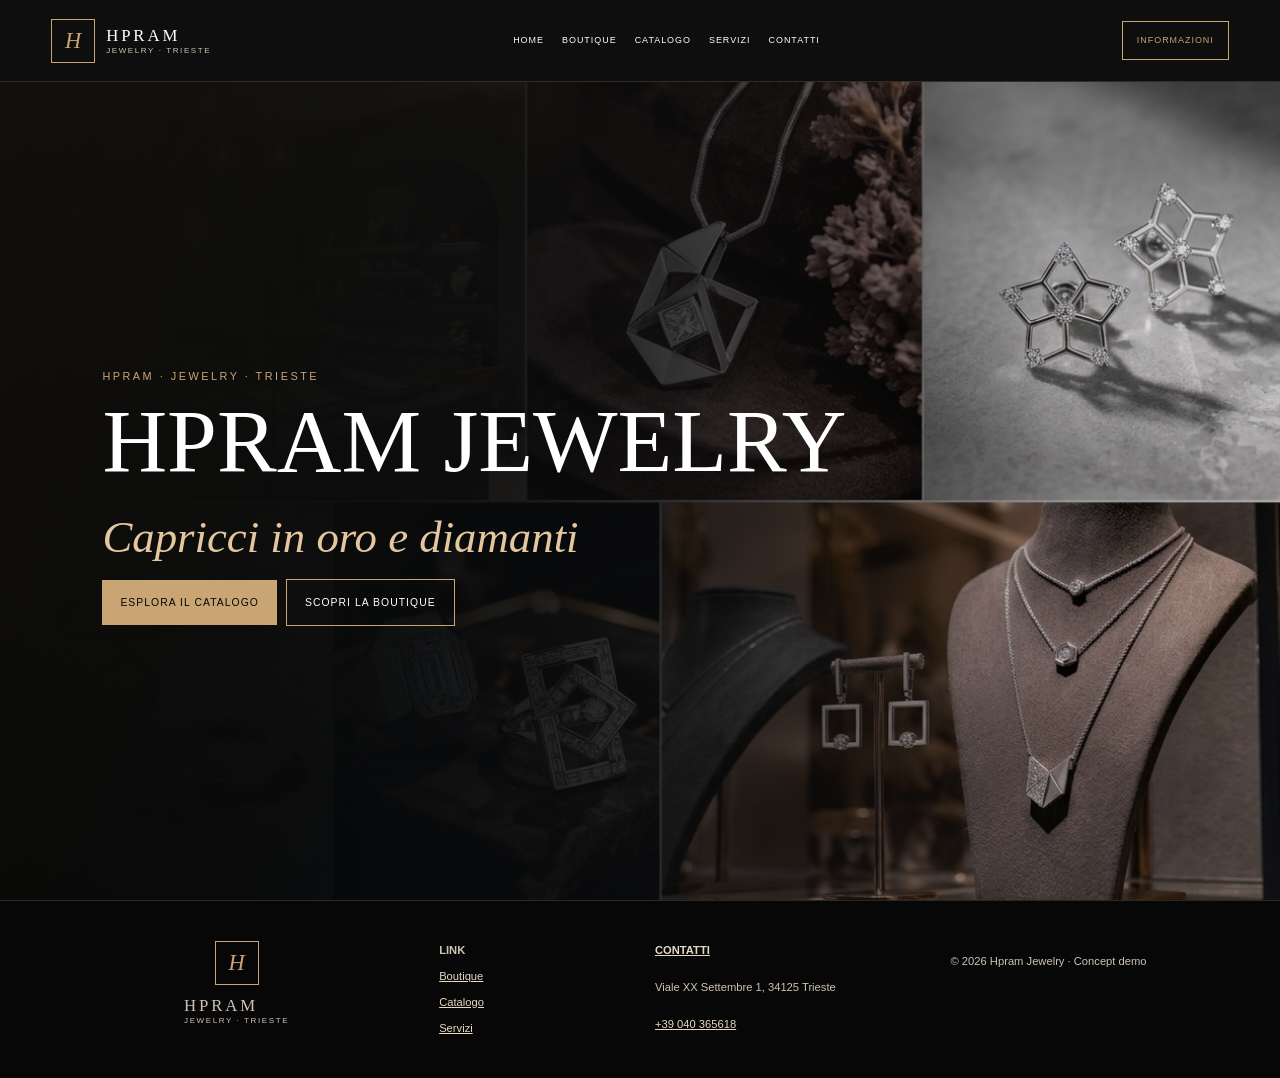
<file: index.html>
<!doctype html>
<html lang="it">

<head>
    <meta charset="utf-8">
    <meta name="viewport" content="width=device-width,initial-scale=1">
    <meta name="description" content="Hpram Jewelry a Trieste: gioielli, orologi e argenteria.">
    <link rel="stylesheet" href="css/style.css?v=1">
    <script src="config/data.js" defer></script>
    <script src="js/site.js" defer></script>
    <title>Hpram Jewelry | Trieste</title>
</head>

<body>
    <!-- <div class="demo">CONCEPT DIMOSTRATIVO · PRODOTTI E PREZZI NON REALI</div> -->
    <header><a class="logo" href="index.html"><i>H</i><span>HPRAM<small>JEWELRY · TRIESTE</small></span></a><button
            class="menu">MENU</button>
        <nav><a href="index.html">HOME</a><a href="boutique.html">BOUTIQUE</a><a href="catalogo.html">CATALOGO</a>
            <!-- <a href="gioielli.html">GIOIELLI</a><a href="orologi.html">OROLOGI</a> -->
                <a href="servizi.html">SERVIZI</a><a
                href="contatti.html">CONTATTI</a></nav><a class="headerCta" href="contatti.html">INFORMAZIONI</a>
    </header>
    <main>
        <section class="hero"><img src="assets/images/hero.jpg">
            <div class="shade"></div>
            <div class="heroCopy">
                <p>HPRAM · JEWELRY · TRIESTE</p>
                <h1>HPRAM JEWELRY<br><em>Capricci in oro e diamanti</em></h1><a class="btn teal"
                    href="catalogo.html">ESPLORA IL CATALOGO</a><a class="btn ghost" href="boutique.html">SCOPRI LA
                    BOUTIQUE</a>
            </div>
        </section>
        <!-- <section class="manifesto">
            <span>ORO</span><i></i><span>ARGENTO</span><i></i><span>GEMME</span><i></i><span>ARGENTERIA</span>
        </section>
        <section class="intro section">
            <div>
                <p class="eyebrow">HPRAM JEWELRY</p>
                <h2>Design urbano.<br>Luce mediterranea.</h2>
                <a class="textLink" href="boutique.html">ENTRA NEL CONCEPT</a>
            </div><img src="assets/images/gems.jpg">
        </section> -->
        <!-- <section class="portals"><a href="gioielli.html"><img src="assets/images/sculptural.jpg">
                <div><small>FORME E MATERIA</small>
                    <h2>Gioielli</h2>
                </div>
            </a>
            <a href="orologi.html"><img src="assets/images/watches.jpg">
                <div><small>TIME SELECTION</small>
                    <h2>Orologi</h2>
                </div>
            </a>
        </section> -->
        <!-- <section class="city"><img src="assets/images/trieste.jpg">
            <div>
                <p class="eyebrow">TRIESTE</p>
                <h2>Una boutique urbana.<br>Un’identità contemporanea.</h2>
            </div>
        </section> -->
    </main>
       <footer>
        <div class="logo"><i>H</i><span>HPRAM<small>JEWELRY · TRIESTE</small></span></div>
        <div><b>LINK</b><a href="boutique.html">Boutique</a><a href="catalogo.html">Catalogo</a><a
                href="servizi.html">Servizi</a></div>
        <div><b><a href="contatti.html">CONTATTI</a></b>
            <p data-key="address"></p><a class="phoneNumber"></a>
        </div>
        <p>© <span id="year"></span> Hpram Jewelry · Concept demo</p>
    </footer>
</body>

</html>
</file>
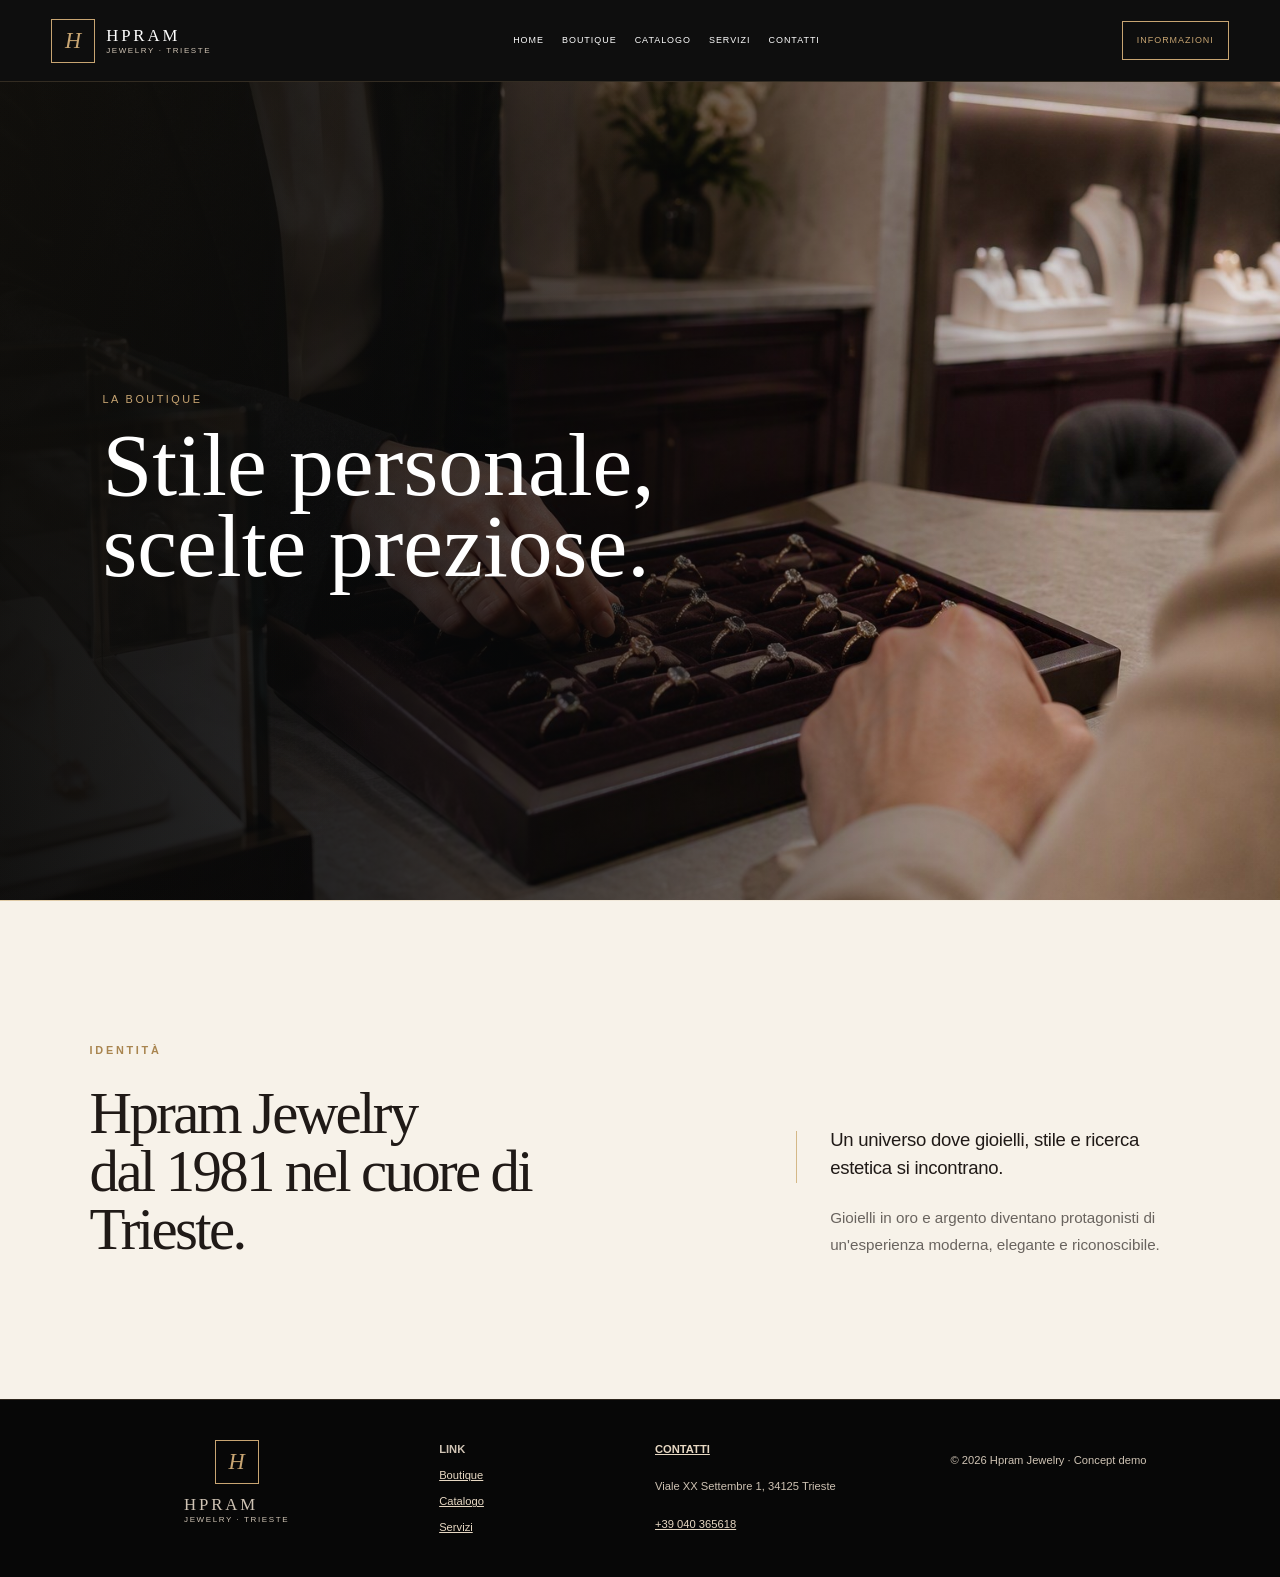
<file: boutique.html>
<!doctype html>
<html lang="it">

<head>
    <meta charset="utf-8">
    <meta name="viewport" content="width=device-width,initial-scale=1">
    <meta name="description" content="Hpram Jewelry a Trieste: gioielli, orologi e argenteria.">
    <link rel="stylesheet" href="css/style.css?v=1">
    <script src="config/data.js" defer></script>
    <script src="js/site.js" defer></script>
    <title>Boutique | Hpram Jewelry</title>
</head>

<body>
    <!-- <div class="demo">CONCEPT DIMOSTRATIVO · PRODOTTI E PREZZI NON REALI</div> -->
    <header><a class="logo" href="index.html"><i>H</i><span>HPRAM<small>JEWELRY · TRIESTE</small></span></a><button
            class="menu">MENU</button>
        <nav><a href="index.html">HOME</a><a href="boutique.html">BOUTIQUE</a><a href="catalogo.html">CATALOGO</a>
            <!-- <a href="gioielli.html">GIOIELLI</a><a href="orologi.html">OROLOGI</a> -->
                <a href="servizi.html">SERVIZI</a><a
                href="contatti.html">CONTATTI</a></nav><a class="headerCta" href="contatti.html">INFORMAZIONI</a>
    </header>
    <main>
        <section class="pageHero"><img src="assets/images/consultation.jpg">
            <div>
                <p>LA BOUTIQUE</p>
                <h1>Stile personale,<br>scelte preziose.</h1>
            </div>
        </section>
        <section class="editorial section">
            <div>
                <p class="eyebrow">IDENTITÀ</p>
                <h2>Hpram Jewelry<br>dal 1981 nel cuore di Trieste.</h2>
            </div>
            <div>
                <p>
                    Un universo dove gioielli, stile e ricerca estetica si incontrano.
                </p>
                <p>
                    Gioielli in oro e argento diventano protagonisti di un'esperienza moderna, elegante e
                    riconoscibile.
                </p>
            </div>
        </section>
        <!-- <section class="wide"><img src="assets/images/consultation.jpg"></section> -->
    </main>
       <footer>
        <div class="logo"><i>H</i><span>HPRAM<small>JEWELRY · TRIESTE</small></span></div>
        <div><b>LINK</b><a href="boutique.html">Boutique</a><a href="catalogo.html">Catalogo</a><a
                href="servizi.html">Servizi</a></div>
        <div><b><a href="contatti.html">CONTATTI</a></b>
            <p data-key="address"></p><a class="phoneNumber"></a>
        </div>
        <p>© <span id="year"></span> Hpram Jewelry · Concept demo</p>
    </footer>
</body>

</html>
</file>
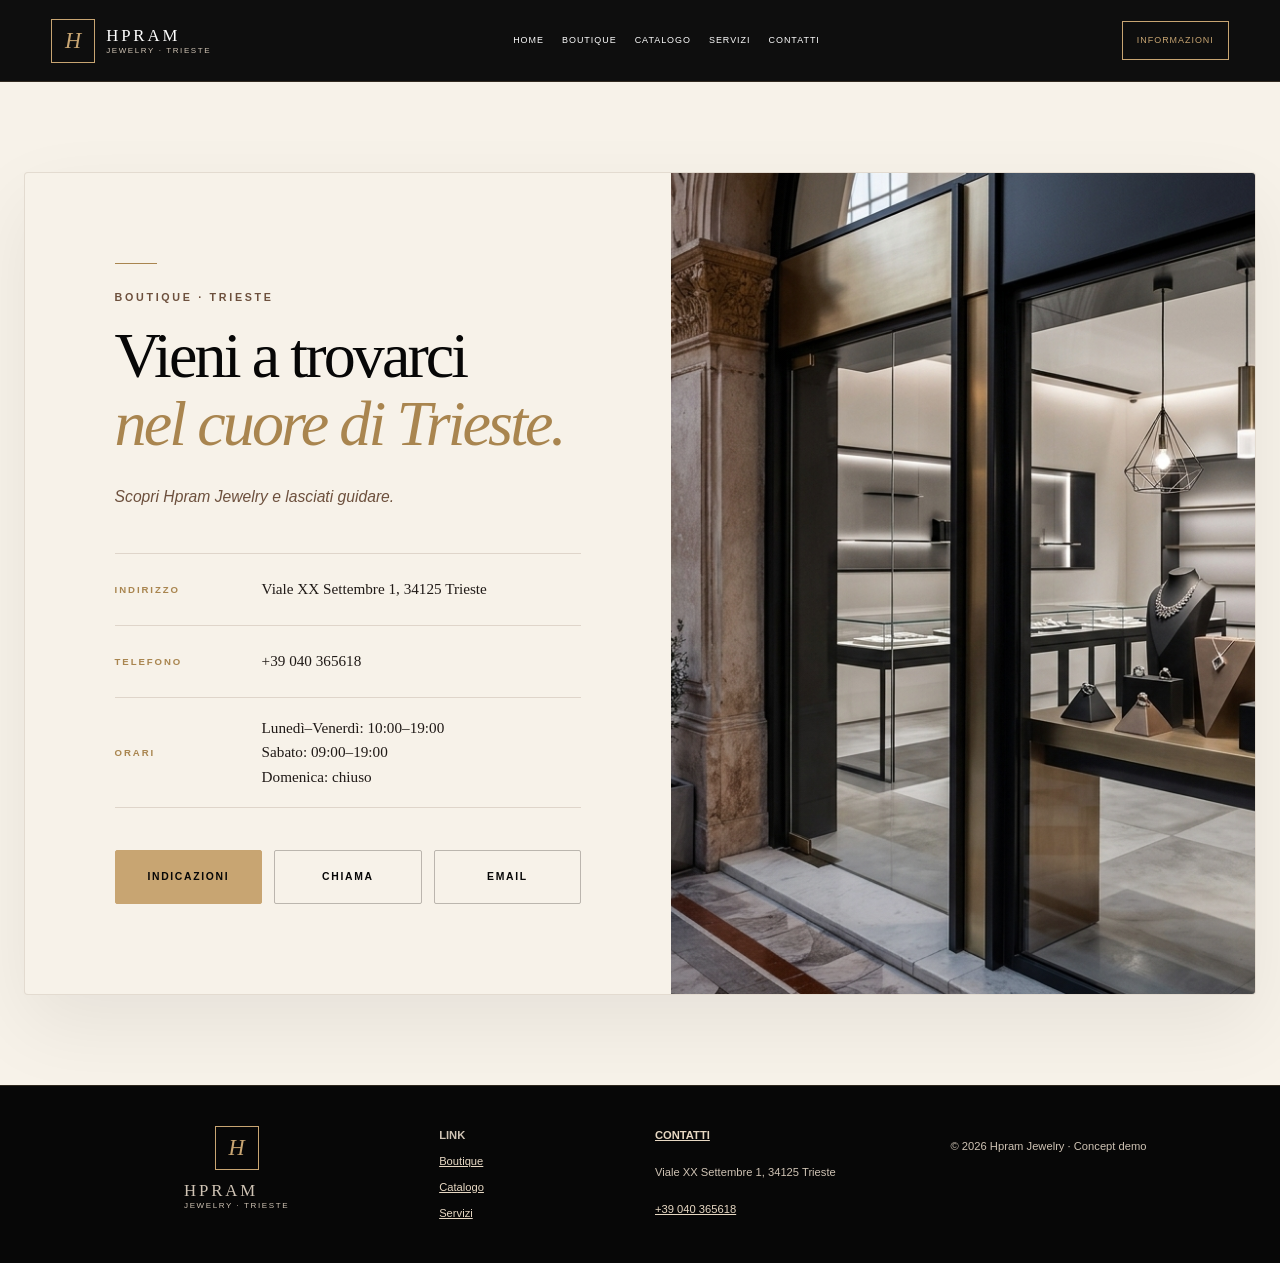
<file: contatti.html>
<!doctype html>
<html lang="it">

<head>
    <meta charset="utf-8">
    <meta name="viewport" content="width=device-width,initial-scale=1">
    <meta name="description" content="Hpram Jewelry a Trieste: gioielli, orologi e argenteria.">
    <link rel="stylesheet" href="css/style.css?v=1">
    <script src="config/data.js" defer></script>
    <script src="js/site.js" defer></script>
    <title>Contatti | Hpram Jewelry</title>
</head>

<body>
    <!-- <div class="demo">CONCEPT DIMOSTRATIVO · PRODOTTI E PREZZI NON REALI</div> -->
    <header><a class="logo" href="index.html"><i>H</i><span>HPRAM<small>JEWELRY · TRIESTE</small></span></a><button
            class="menu">MENU</button>
        <nav><a href="index.html">HOME</a><a href="boutique.html">BOUTIQUE</a><a href="catalogo.html">CATALOGO</a>
            <!-- <a href="gioielli.html">GIOIELLI</a><a href="orologi.html">OROLOGI</a> -->
            <a href="servizi.html">SERVIZI</a><a href="contatti.html">CONTATTI</a>
        </nav><a class="headerCta" href="contatti.html">INFORMAZIONI</a>
    </header>
    <main>
        <section class="contact">

            <div class="contactContent">

                <p class="eyebrow">BOUTIQUE · TRIESTE</p>

                <h1>
                    Vieni a trovarci<br>
                    <em>nel cuore di Trieste.</em>
                </h1>

                <p class="contactIntro">
                    <i>Scopri Hpram Jewelry e lasciati guidare.</i>
                </p>

                <dl class="contactDetails">

                    <div>
                        <dt>INDIRIZZO</dt>
                        <dd data-key="address"></dd>
                    </div>

                    <div>
                        <dt>TELEFONO</dt>
                        <dd class="phoneNumber">
                        </dd>
                    </div>

                    <div>
                        <dt>ORARI</dt>
                        <dd id="hours"></dd>
                    </div>

                </dl>

                <div class="contactActions">
                    <a class="btn teal" data-link="maps" target="_blank" rel="noopener noreferrer">
                        INDICAZIONI
                    </a>

                    <a class="btn dark phoneLink">
                        CHIAMA
                    </a>
                      <a class="btn dark emailLink">
                        EMAIL
                    </a>
                </div>

            </div>

            <div class="contactImage">
                <img src="assets/images/storefront.jpg" alt="Hpram Jewelry Trieste">
            </div>

        </section>
    </main>
    <footer>
        <div class="logo"><i>H</i><span>HPRAM<small>JEWELRY · TRIESTE</small></span></div>
        <div><b>LINK</b><a href="boutique.html">Boutique</a><a href="catalogo.html">Catalogo</a><a
                href="servizi.html">Servizi</a></div>
        <div><b><a href="contatti.html">CONTATTI</a></b>
            <p data-key="address"></p><a class="phoneNumber"></a>
        </div>
        <p>© <span id="year"></span> Hpram Jewelry · Concept demo</p>
    </footer>
</body>

</html>
</file>
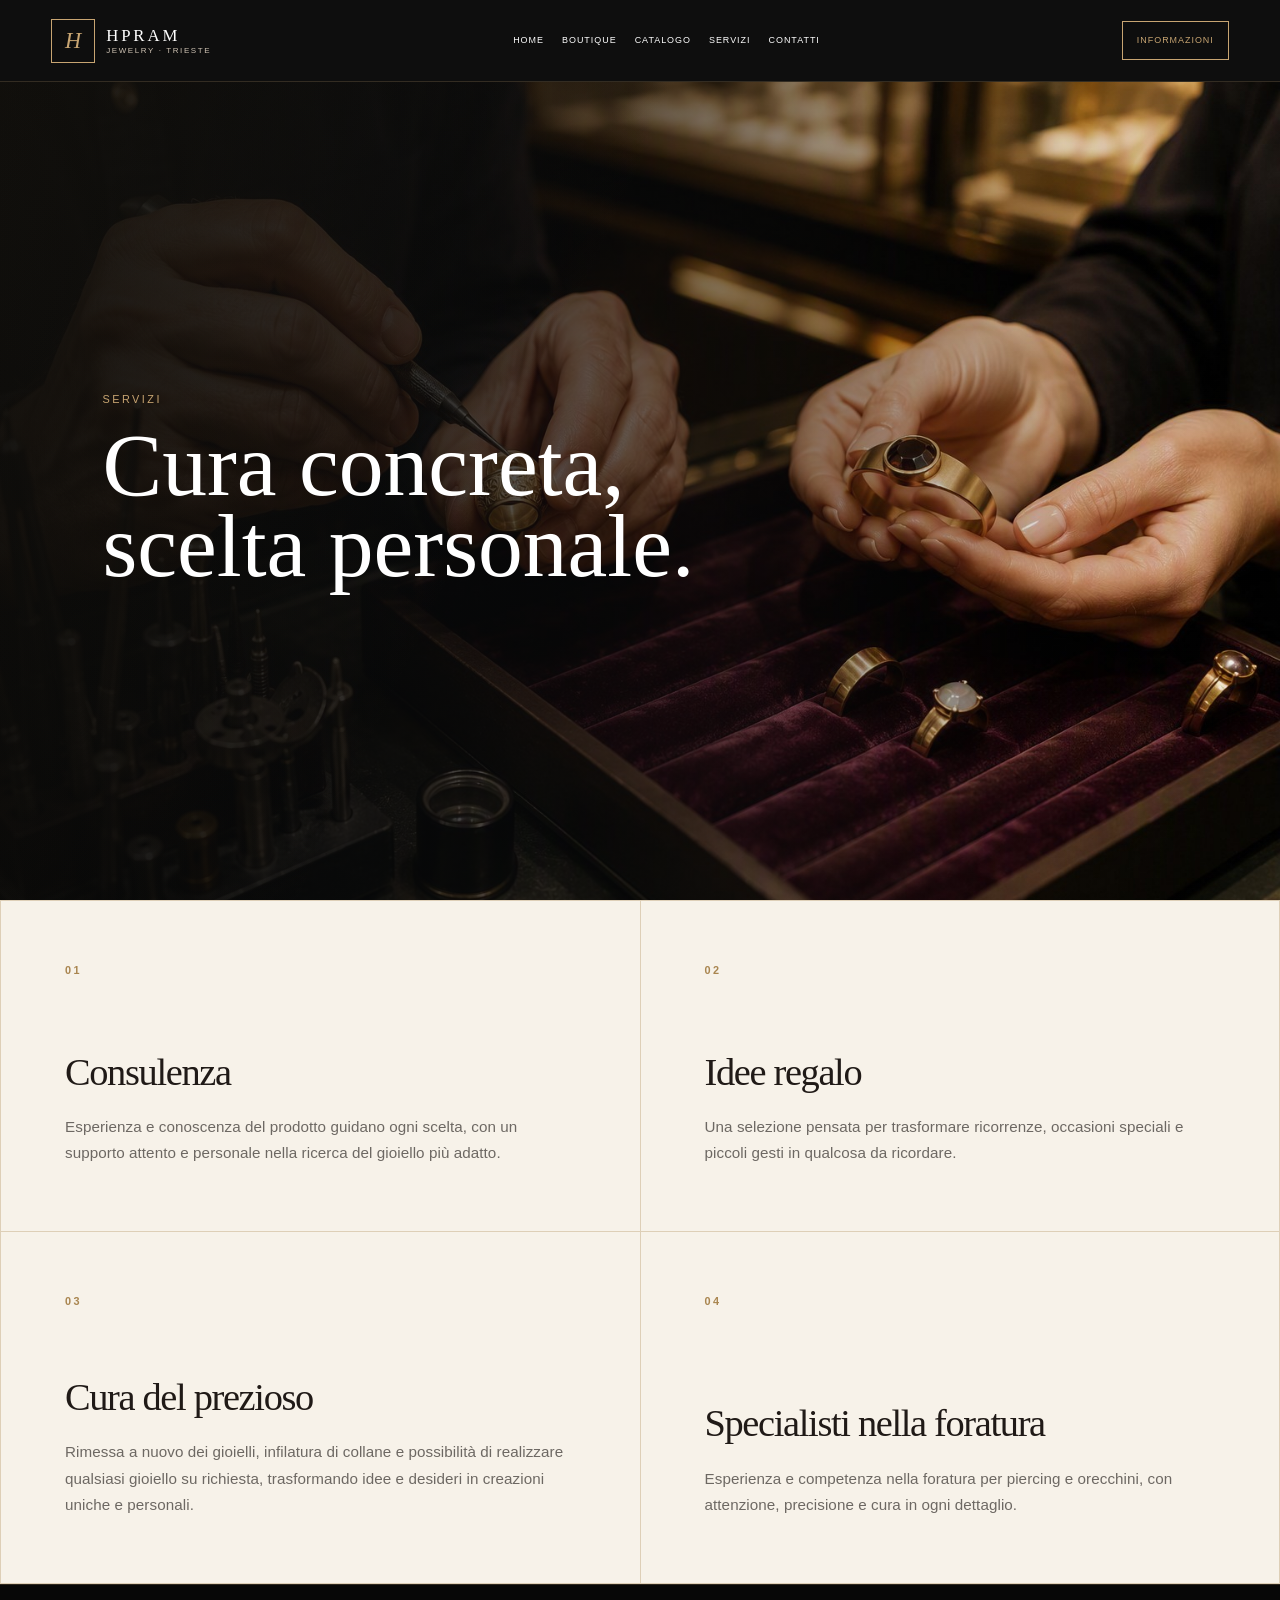
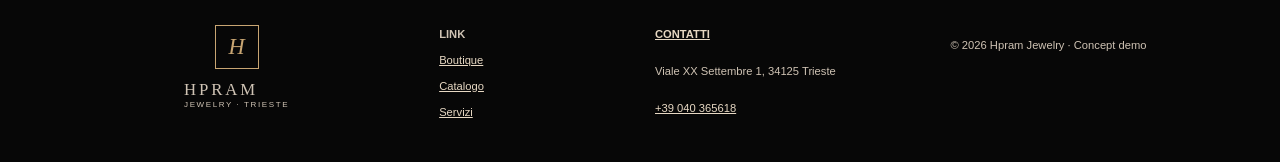
<file: servizi.html>
<!doctype html>
<html lang="it">

<head>
    <meta charset="utf-8">
    <meta name="viewport" content="width=device-width,initial-scale=1">
    <meta name="description" content="Hpram Jewelry a Trieste: gioielli, orologi e argenteria.">
    <link rel="stylesheet" href="css/style.css?v=1">
    <script src="config/data.js" defer></script>
    <script src="js/site.js" defer></script>
    <title>Servizi | Hpram Jewelry</title>
</head>

<body>
    <!-- <div class="demo">CONCEPT DIMOSTRATIVO · PRODOTTI E PREZZI NON REALI</div> -->
    <header><a class="logo" href="index.html"><i>H</i><span>HPRAM<small>JEWELRY · TRIESTE</small></span></a><button
            class="menu">MENU</button>
        <nav><a href="index.html">HOME</a><a href="boutique.html">BOUTIQUE</a><a href="catalogo.html">CATALOGO</a>
            <!-- <a href="gioielli.html">GIOIELLI</a><a href="orologi.html">OROLOGI</a> -->
            <a href="servizi.html">SERVIZI</a><a href="contatti.html">CONTATTI</a>
        </nav><a class="headerCta" href="contatti.html">INFORMAZIONI</a>
    </header>
    <main>
        <section class="pageHero"><img src="assets/images/service.jpg">
            <div>
                <p>SERVIZI</p>
                <h1>Cura concreta,<br>scelta personale.</h1>
            </div>
        </section>
        <section class="serviceGrid section">
            <article><b>01</b>
                <h2>Consulenza</h2>
                <p>
                    Esperienza e conoscenza del prodotto guidano ogni scelta, con un supporto attento e personale nella
                    ricerca del gioiello più adatto.
                </p>
            </article>
            <article><b>02</b>
                <h2>Idee regalo</h2>
                <p>
                    Una selezione pensata per trasformare ricorrenze, occasioni speciali e piccoli gesti in qualcosa da
                    ricordare.
                </p>
            </article>
            <article><b>03</b>
                <h2>Cura del prezioso</h2>
                <p>Rimessa a nuovo dei gioielli, infilatura di collane e possibilità di realizzare qualsiasi gioiello su richiesta, trasformando idee e desideri in creazioni uniche e personali.</p>
            </article>
            <article><b>04</b>
                <h2>Specialisti nella foratura</h2>
                <p>Esperienza e competenza nella foratura per piercing e orecchini, con attenzione, precisione e cura in ogni dettaglio.</p>
            </article>
            
        </section>
    </main>
    <footer>
        <div class="logo"><i>H</i><span>HPRAM<small>JEWELRY · TRIESTE</small></span></div>
        <div><b>LINK</b><a href="boutique.html">Boutique</a><a href="catalogo.html">Catalogo</a><a
                href="servizi.html">Servizi</a></div>
        <div><b><a href="contatti.html">CONTATTI</a></b>
            <p data-key="address"></p><a class="phoneNumber"></a>
        </div>
        <p>© <span id="year"></span> Hpram Jewelry · Concept demo</p>
    </footer>
</body>

</html>
</file>
<file: css/style.css>
:root {
  --noir: #070707;
  --obsidian: #11100f;
  --espresso: #241914;
  --bronze: #6d503d;
  --champagne: #c8a572;
  --oldgold: #a9854f;
  --ivory: #f7f2e9;
  --porcelain: #fffdf9;
  --taupe: #cfc3b4;
  --ink: #201a17;
  --white: #fff;
  --serif: Georgia, serif;
  --header-h: 82px;
}

*,
*::before,
*::after {
  box-sizing: border-box
}

html {
  width: 100%;
  max-width: 100%;
  scroll-behavior: smooth;
  background: var(--noir)
}

body {
  width: 100%;
  max-width: 100%;
  min-width: 0;
  margin: 0;
  overflow-x: clip;
  background: var(--ivory);
  color: var(--ink);
  font-family: Arial, sans-serif;
  line-height: 1.7
}

img,
picture,
video,
svg {
  max-width: 100%
}

a {
  color: inherit
}

.demo {
  padding: 6px;
  background: var(--oldgold);
  color: var(--noir);
  text-align: center;
  font-size: 9px;
  letter-spacing: .16em;
  font-weight: 700
}

header {
  height: var(--header-h);
  padding: 0 4vw;
  background: rgba(7, 7, 7, .97);
  color: #fff;
  display: flex;
  align-items: center;
  justify-content: space-between;
  position: sticky;
  top: 0;
  z-index: 9999;
  border-bottom: 1px solid #c8a57233;
  backdrop-filter: blur(14px);
  -webkit-backdrop-filter: blur(14px)
}

.logo {
  display: flex;
  align-items: center;
  gap: 11px;
  color: inherit;
  text-decoration: none;
  min-width: 0
}

.logo i {
  width: 44px;
  height: 44px;
  display: grid;
  place-items: center;
  flex: 0 0 44px;
  border: 1px solid var(--champagne);
  color: var(--champagne);
  font: italic 1.4rem var(--serif)
}

.logo span {
  font: 1.05rem var(--serif);
  letter-spacing: .17em
}

.logo small {
  display: block;
  color: var(--taupe);
  font: 8px Arial, sans-serif;
  letter-spacing: .2em
}

.menu {
  display: none;
  color: #fff;
  background: none;
  border: 0
}

nav {
  display: flex;
  gap: 18px
}

nav a,
.headerCta {
  color: #fff;
  text-decoration: none;
  font-size: .56rem;
  letter-spacing: .11em
}

.headerCta {
  padding: 11px 14px;
  border: 1px solid var(--champagne);
  color: var(--champagne)
}

.hero,
.pageHero,
.city {
  height: calc(100vh - var(--header-h));
  min-height: 650px;
  position: relative;
  color: #fff;
  display: flex;
  align-items: center;
  background: var(--noir);
  overflow: hidden
}

.hero>img,
.pageHero>img,
.city>img {
  position: absolute;
  inset: 0;
  width: 100%;
  height: 100%;
  object-fit: cover
}

.shade,
.hero::after,
.pageHero::after,
.city::after {
  content: "";
  position: absolute;
  inset: 0;
  background: linear-gradient(115deg, rgba(184, 148, 88, .07), transparent 42%), linear-gradient(90deg, rgba(4, 5, 6, .96), rgba(8, 9, 10, .82) 30%, rgba(12, 12, 13, .48) 58%, rgba(5, 6, 7, .10) 82%, rgba(5, 6, 7, .03))
}

.heroCopy,
.pageHero>div,
.city>div {
  position: relative;
  z-index: 1;
  margin-left: 8vw;
  max-width: 760px
}

.heroCopy>p,
.pageHero p,
.eyebrow,
.catalogHero>p,
.category p {
  color: var(--champagne);
  text-transform: uppercase;
  letter-spacing: .23em;
  font-size: .68rem
}

.hero h1,
.pageHero h1,
.intro h2,
.city h2,
.editorial h2,
.category h1,
.contact h1,
.catalogHero h1 {
  font: clamp(3.7rem, 7vw, 7rem)/.9 var(--serif);
  margin: .18em 0
}

.hero h1 em {
  font-weight: 400;
  color: #e4c79e
}

.heroCopy>span {
  display: block;
  max-width: 560px;
  margin: 25px 0
}

.btn {
  display: inline-block;
  padding: 14px 18px;
  text-decoration: none;
  font-size: .65rem;
  letter-spacing: .1em;
  margin-right: 9px
}

.btn.teal {
  background: var(--champagne);
  color: var(--noir)
}

.btn.ghost {
  border: 1px solid var(--champagne);
  color: #fff
}

.btn.dark {
  background: var(--espresso);
  color: #fff
}

.manifesto {
  background: var(--obsidian);
  color: #fff;
  padding: 25px 8vw;
  display: flex;
  align-items: center;
  justify-content: space-between;
  font-size: .66rem;
  letter-spacing: .18em
}

.manifesto i {
  width: 5px;
  height: 5px;
  background: var(--champagne);
  border-radius: 50%
}

.section {
  padding: 100px 7vw;
  background: var(--ivory)
}

.intro,
.editorial {
  display: grid;
  grid-template-columns: minmax(0, 1fr) minmax(0, 1fr);
  gap: 8vw;
  align-items: center
}

.intro>*,
.editorial>* {
  min-width: 0
}

.intro img {
  width: 100%;
  height: 650px;
  object-fit: cover
}

.textLink {
  color: var(--bronze);
  text-decoration: none;
  border-bottom: 1px solid var(--bronze)
}

.portals {
  display: grid;
  grid-template-columns: minmax(0, 1fr) minmax(0, 1fr);
  gap: 10px;
  background: var(--noir);
  padding: 10px;
  overflow: hidden
}

.portals a {
  height: 74vh;
  position: relative;
  overflow: hidden;
  color: #fff;
  min-width: 0
}

.portals img {
  width: 100%;
  height: 100%;
  object-fit: cover
}

.portals a::after {
  content: "";
  position: absolute;
  inset: 0;
  background: linear-gradient(transparent, rgba(7, 7, 7, .94))
}

.portals div {
  position: absolute;
  z-index: 1;
  left: 35px;
  right: 35px;
  bottom: 30px
}

.portals small {
  color: var(--champagne)
}

.portals h2 {
  font: 4rem var(--serif);
  margin: 0
}

.wide img {
  width: 100%;
  height: 78vh;
  object-fit: cover
}

.catalogHero {
  padding: 100px 7vw 70px;
  background: linear-gradient(135deg, var(--noir), var(--espresso) 58%, var(--bronze));
  color: #fff
}

.catalogHero span {
  color: #eadcca
}

.catalogArea,
.filtered {
  padding: 70px 5vw 100px;
  background: var(--ivory);
  min-width: 0
}

.tools {
  display: flex;
  gap: 14px;
  align-items: center;
  flex-wrap: wrap;
  border-bottom: 1px solid var(--taupe);
  padding-bottom: 25px;
  min-width: 0
}

.tools input {
  flex: 1;
  min-width: 260px;
  padding: 14px;
  background: var(--porcelain);
  border: 1px solid var(--taupe);
  color: var(--ink)
}

.tools select {
  padding: 13px;
  background: var(--porcelain);
  border: 1px solid var(--taupe);
  color: var(--ink)
}

#filters {
  display: flex;
  gap: 6px;
  min-width: 0
}

#filters button {
  padding: 9px;
  border: 1px solid var(--taupe);
  background: transparent;
  color: var(--espresso)
}

#filters button.active {
  background: var(--espresso);
  color: #fff;
  border-color: var(--espresso)
}

.productGrid {
  display: grid;
  grid-template-columns: repeat(4, minmax(0, 1fr));
  gap: 30px 12px;
  margin-top: 25px;
  min-width: 0
}

.productGrid>* {
  min-width: 0
}

.photo {
  position: relative;
  aspect-ratio: 1/1.12;
  overflow: hidden;
  background: #e7ded1;
  cursor: pointer
}

.photo img {
  width: 100%;
  height: 100%;
  object-fit: cover
}

.badge {
  position: absolute;
  top: 10px;
  left: 10px;
  background: var(--noir);
  color: var(--champagne);
  padding: 6px;
  font-size: .55rem
}

.metaCard {
  padding: 12px 3px;
  min-width: 0
}

.metaCard small,
#count,
.contact dt {
  color: var(--bronze)
}

.metaCard h2 {
  font: 1.25rem var(--serif);
  margin: 5px 0
}

.metaCard button {
  float: right;
  border: 0;
  background: none;
  text-decoration: underline;
  color: var(--espresso)
}

#count {
  margin: 20px 0
}

#empty {
  display: none
}

.category {
  height: 72vh;
  padding: 7vw;
  display: flex;
  align-items: end;
  color: #fff;
  background-size: cover;
  background-position: center;
  overflow: hidden
}

.category.jewelry {
  background-image: linear-gradient(#07070744, #070707dd), url('../assets/images/sculptural.jpg')
}

.category.watches {
  background-image: linear-gradient(#07070744, #070707dd), url('../assets/images/watches.jpg')
}

.serviceGrid {
  display: grid;
  grid-template-columns: minmax(0, 1fr) minmax(0, 1fr);
  gap: 1px;
  background: var(--champagne)
}

.serviceGrid article {
  background: var(--ivory);
  padding: 60px;
  min-width: 0
}

.serviceGrid b {
  color: var(--oldgold)
}

.serviceGrid h2 {
  font: 2.3rem var(--serif)
}

.contact {
  display: grid;
  grid-template-columns: minmax(0, 1fr) minmax(0, 1fr);
  min-height: calc(100vh - var(--header-h));
  background: var(--ivory)
}

.contact>div {
  min-width: 0
}

.contact>img {
  width: 100%;
  height: 100%;
  object-fit: cover;
  min-width: 0
}

.contact dt {
  font-size: .65rem;
  margin-top: 18px
}

.contact dd {
  margin: 4px 0;
  font: 1.15rem var(--serif);
  white-space: pre-line;
  overflow-wrap: anywhere
}

.contact a {
  color: var(--espresso)
}

.notice {
  color: #78695f;
  font-size: .8rem
}

footer {
  padding: 40px 5vw;
  background: var(--noir);
  color: var(--taupe);
  display: grid;
  grid-template-columns: 1.3fr .7fr 1fr 1fr;
  gap: 30px;
  font-size: .7rem;
  border-top: 1px solid #c8a57233
}

footer>div {
  display: flex;
  flex-direction: column;
  gap: 7px;
  min-width: 0
}

footer a {
  color: #e7d8c3
}

/* PRODUCT MODAL */
#modal {
  position: fixed;
  inset: 0;
  width: min(1120px, calc(100% - 48px));
  max-width: 1120px;
  max-height: min(820px, calc(100dvh - 48px));
  margin: auto;
  padding: 0;
  border: 0;
  border-radius: 2px;
  background: #f5f3ef;
  color: #101112;
  box-shadow: 0 40px 100px rgba(0, 0, 0, .4), 0 10px 35px rgba(0, 0, 0, .18);
  overflow: hidden
}

#modal::backdrop {
  background: rgba(4, 6, 8, .78);
  backdrop-filter: blur(12px);
  -webkit-backdrop-filter: blur(12px)
}

#modal[open] {
  animation: modalIn .5s cubic-bezier(.22, 1, .36, 1)
}

@keyframes modalIn {
  from {
    opacity: 0;
    transform: translateY(20px) scale(.985)
  }

  to {
    opacity: 1;
    transform: none
  }
}

#modal .modalGrid {
  display: grid;
  grid-template-columns: minmax(0, 1.08fr) minmax(380px, .92fr);
  min-height: 650px
}

#modal .modalGrid>img {
  display: block;
  width: 100%;
  height: 100%;
  min-height: 650px;
  object-fit: cover;
  background: #e6e2dc
}

#modal .modalGrid>div {
  display: flex;
  flex-direction: column;
  justify-content: center;
  padding: clamp(45px, 5vw, 75px);
  background: linear-gradient(145deg, rgba(190, 158, 100, .04), transparent 35%), #f5f3ef;
  overflow: hidden
}

#modal .meta {
  margin: 0 0 18px;
  color: #96794c;
  font-size: 10px;
  font-weight: 600;
  line-height: 1.4;
  letter-spacing: .26em;
  text-transform: uppercase
}

#modal h2 {
  margin: 0 0 14px;
  color: #111214;
  font-size: clamp(2.2rem, 4vw, 4rem);
  font-weight: 300;
  line-height: .98;
  letter-spacing: -.045em
}

#modal strong {
  display: block;
  margin: 0 0 28px;
  color: #9b7c4a;
  font-size: .88rem;
  font-weight: 500;
  letter-spacing: .08em
}

#modal .desc {
  max-width: 420px;
  margin: 0 0 34px;
  color: #64615d;
  font-size: .95rem;
  line-height: 1.75
}

#modal dl {
  margin: 0 0 36px;
  padding: 0;
  border-top: 1px solid rgba(17, 18, 20, .12)
}

#modal dl>div {
  display: flex;
  align-items: center;
  justify-content: space-between;
  padding: 18px 0;
  border-bottom: 1px solid rgba(17, 18, 20, .12)
}

#modal dt {
  color: #77736d;
  font-size: 9px;
  font-weight: 600;
  letter-spacing: .18em;
  text-transform: uppercase
}

#modal dd {
  margin: 0;
  color: #18191a;
  font-size: 11px;
  font-weight: 500;
  letter-spacing: .1em
}

#modal .cont {
  display: flex;
  align-items: center;
  justify-content: space-between;
  width: 100%;
  padding: 19px 22px;
  border: 1px solid #111315;
  background: #111315;
  color: #fff;
  font-size: 10px;
  font-weight: 600;
  letter-spacing: .16em;
  text-decoration: none
}

#modal .cont::after {
  content: "→";
  color: #cfad72;
  font-size: 17px
}

#modal .close {
  position: absolute;
  top: 22px;
  right: 22px;
  z-index: 10;
  display: flex;
  align-items: center;
  justify-content: center;
  width: 44px;
  height: 44px;
  padding: 0;
  border: 1px solid rgba(0, 0, 0, .12);
  border-radius: 50%;
  background: rgba(245, 243, 239, .85);
  color: #111;
  font-size: 24px;
  cursor: pointer;
  backdrop-filter: blur(10px);
  -webkit-backdrop-filter: blur(10px)
}

html.modal-open,
body.modal-open {
  overflow: hidden !important;
  overscroll-behavior: none
}

/* TABLET + MOBILE */
@media(max-width:1000px) {
  :root {
    --header-h: 74px
  }

  header {
    position: fixed !important;
    top: 0;
    left: 0;
    right: 0;
    width: 100%;
    height: var(--header-h);
    padding: 0 clamp(18px, 5vw, 35px);
    z-index: 10001;
    background: rgba(7, 7, 7, .94) !important
  }

  body {
    padding-top: var(--header-h)
  }

  .headerCta {
    display: none
  }

  .menu {
    display: flex;
    align-items: center;
    justify-content: center;
    position: relative;
    z-index: 10003;
    height: 42px;
    padding: 0 16px;
    border: 1px solid rgba(255, 255, 255, .16);
    border-radius: 100px;
    background: rgba(255, 255, 255, .025);
    color: #fff;
    font-size: 10px;
    font-weight: 500;
    letter-spacing: .18em;
    cursor: pointer
  }

  header nav {
    counter-reset: hpram-nav;
    display: flex;
    position: fixed;
    inset: 0;
    z-index: 10002;
    width: 100%;
    height: 100dvh;
    min-width: 0;
    flex-direction: column;
    align-items: stretch;
    justify-content: center;
    gap: 0;
    padding: max(100px, env(safe-area-inset-top)) clamp(24px, 7vw, 52px) max(35px, env(safe-area-inset-bottom));
    background: radial-gradient(circle at 90% 8%, rgba(199, 164, 103, .10), transparent 28%), radial-gradient(circle at 0 100%, rgba(255, 255, 255, .035), transparent 27%), #090a0b;
    overflow: hidden;
    overscroll-behavior: none;
    opacity: 0;
    visibility: hidden;
    transform: translateX(100%);
    transition: transform .7s cubic-bezier(.76, 0, .24, 1), opacity .4s ease, visibility .7s
  }

  header nav::before {
    content: "HPRAM  /  TRIESTE";
    position: absolute;
    top: 42px;
    left: clamp(24px, 7vw, 52px);
    color: #bc9b62;
    font-size: 9px;
    font-weight: 500;
    letter-spacing: .28em;
    opacity: 0;
    transition: opacity .5s ease .4s
  }

  header nav::after {
    content: "";
    position: absolute;
    top: 61px;
    left: clamp(24px, 7vw, 52px);
    width: 0;
    height: 1px;
    background: linear-gradient(90deg, #bc9b62, transparent);
    transition: width .9s cubic-bezier(.22, 1, .36, 1) .35s
  }

  header nav.open {
    opacity: 1;
    visibility: visible;
    transform: none
  }

  header nav.open::before {
    opacity: .75
  }

  header nav.open::after {
    width: 85px
  }

  header nav a {
    counter-increment: hpram-nav;
    position: relative;
    display: flex;
    align-items: center;
    width: 100%;
    min-width: 0;
    padding: clamp(13px, 2.3vh, 20px) 4px;
    border-bottom: 1px solid rgba(255, 255, 255, .075);
    color: rgba(255, 255, 255, .92);
    font-size: clamp(1.45rem, 6vw, 2.3rem);
    font-weight: 300;
    line-height: 1;
    letter-spacing: -.02em;
    text-decoration: none;
    opacity: 0;
    transform: translateX(30px);
    transition: opacity .55s ease, transform .65s cubic-bezier(.22, 1, .36, 1), color .3s ease
  }

  header nav a::before {
    content: "0" counter(hpram-nav);
    width: 38px;
    flex: 0 0 38px;
    color: #bc9b62;
    font-size: 9px;
    font-weight: 500;
    letter-spacing: .12em;
    opacity: .65
  }

  header nav.open a {
    opacity: 1;
    transform: none
  }

  header nav.open a:nth-child(1) {
    transition-delay: .12s
  }

  header nav.open a:nth-child(2) {
    transition-delay: .17s
  }

  header nav.open a:nth-child(3) {
    transition-delay: .22s
  }

  header nav.open a:nth-child(4) {
    transition-delay: .27s
  }

  header nav.open a:nth-child(5) {
    transition-delay: .32s
  }

  header nav.open a:nth-child(6) {
    transition-delay: .37s
  }

  header nav.open a:nth-child(7) {
    transition-delay: .42s
  }

  html.menu-open,
  body.menu-open {
    overflow: hidden !important;
    height: 100%;
    max-height: 100%;
    overscroll-behavior: none;
    touch-action: none
  }

  .section,
  .catalogArea,
  .filtered {
    width: 100%;
    max-width: 100%;
    padding-left: clamp(20px, 5vw, 40px);
    padding-right: clamp(20px, 5vw, 40px)
  }

  .intro,
  .editorial,
  .contact,
  .serviceGrid {
    grid-template-columns: minmax(0, 1fr)
  }

  .productGrid {
    grid-template-columns: repeat(2, minmax(0, 1fr))
  }

  .serviceGrid article {
    padding: 55px clamp(20px, 5vw, 40px)
  }

  .contact {
    min-height: auto
  }

  .contact>img {
    height: min(70vh, 650px)
  }

  footer {
    grid-template-columns: 1fr 1fr;
    padding-left: clamp(20px, 5vw, 40px);
    padding-right: clamp(20px, 5vw, 40px)
  }

  .tools {
    min-width: 0
  }

  .tools input,
  .tools select {
    max-width: 100%;
    min-width: 0
  }

  #filters {
    max-width: 100%;
    min-width: 0
  }
}

@media(max-width:650px) {

  .section,
  .catalogArea,
  .filtered {
    padding-left: 20px;
    padding-right: 20px
  }

  header {
    padding-left: 18px;
    padding-right: 18px
  }

  .logo i {
    width: 38px;
    height: 38px;
    flex-basis: 38px;
    font-size: 1.15rem
  }

  .logo span {
    font-size: .9rem;
    letter-spacing: .14em;
    white-space: nowrap
  }

  .logo small {
    font-size: 7px;
    letter-spacing: .14em
  }

  .menu {
    height: 40px;
    padding: 0 14px
  }

  .hero,
  .pageHero,
  .city {
    height: calc(100svh - var(--header-h));
    min-height: 520px
  }

  .heroCopy,
  .pageHero>div,
  .city>div {
    width: auto;
    max-width: calc(100% - 40px);
    margin-left: 20px;
    margin-right: 20px
  }

  .hero h1,
  .pageHero h1,
  .intro h2,
  .city h2,
  .editorial h2,
  .category h1,
  .contact h1,
  .catalogHero h1 {
    font-size: clamp(2.7rem, 12vw, 3.5rem);
    overflow-wrap: normal;
    word-break: normal
  }

  .manifesto {
    width: 100%;
    padding: 22px 20px;
    gap: 12px;
    flex-wrap: wrap;
    overflow: hidden
  }

  .portals {
    grid-template-columns: minmax(0, 1fr);
    padding: 6px
  }

  .portals a {
    height: 68vh;
    width: 100%
  }

  .portals div {
    left: 22px;
    right: 22px;
    bottom: 24px
  }

  .portals h2 {
    font-size: clamp(2.4rem, 11vw, 3.5rem);
    line-height: 1
  }

  .wide img {
    height: 60vh
  }

  .serviceGrid article {
    padding: 50px 20px
  }

  .contact>img {
    height: 55vh;
    min-height: 380px
  }

  .productGrid {
    grid-template-columns: minmax(0, 1fr);
    gap: 30px;
    width: 100%
  }

  .tools {
    display: flex;
    flex-direction: column;
    align-items: stretch;
    width: 100%;
    max-width: 100%;
    gap: 14px
  }

  .tools input,
  .tools select {
    display: block;
    width: 100%;
    max-width: 100%;
    min-width: 0;
    flex: none
  }

  .tools input {
    font-size: 16px
  }

  #filters {
    display: flex;
    width: 100%;
    max-width: 100%;
    min-width: 0;
    gap: 18px;
    overflow-x: auto;
    overflow-y: hidden;
    white-space: nowrap;
    scrollbar-width: none;
    -webkit-overflow-scrolling: touch
  }

  #filters::-webkit-scrollbar {
    display: none
  }

  #filters button {
    flex: 0 0 auto
  }

  footer {
    grid-template-columns: minmax(0, 1fr);
    padding: 45px 20px;
    gap: 28px
  }

  #modal {
    inset: 0;
    width: 100%;
    max-width: none;
    height: 100dvh;
    max-height: 100dvh;
    margin: 0;
    border-radius: 0;
    overflow: hidden
  }

  #modal .modalGrid {
    grid-template-columns: 1fr;
    grid-template-rows: 43dvh 57dvh;
    width: 100%;
    height: 100dvh;
    min-height: 0;
    overflow: hidden
  }

  #modal .modalGrid>img {
    width: 100%;
    height: 43dvh;
    min-height: 0;
    object-fit: cover
  }

  #modal .modalGrid>div {
    height: 57dvh;
    padding: 27px 24px max(22px, env(safe-area-inset-bottom));
    justify-content: flex-start;
    overflow: hidden
  }

  #modal .meta {
    margin-bottom: 11px;
    font-size: 8px
  }

  #modal h2 {
    margin-bottom: 10px;
    font-size: clamp(1.9rem, 9vw, 2.7rem)
  }

  #modal strong {
    margin-bottom: 17px;
    font-size: .8rem
  }

  #modal .desc {
    margin-bottom: 20px;
    font-size: .85rem;
    line-height: 1.6
  }

  #modal dl {
    margin-bottom: 21px
  }

  #modal dl>div {
    padding: 13px 0
  }

  #modal .cont {
    min-height: 52px;
    margin-top: auto;
    padding: 16px 18px;
    font-size: 9px
  }

  #modal .close {
    position: fixed;
    top: max(18px, env(safe-area-inset-top));
    right: 18px;
    width: 43px;
    height: 43px;
    border-color: rgba(255, 255, 255, .35);
    background: rgba(10, 11, 12, .55);
    color: #fff
  }
}

@media(max-width:380px) {

  .section,
  .catalogArea,
  .filtered {
    padding-left: 16px;
    padding-right: 16px
  }

  header {
    padding-left: 14px;
    padding-right: 14px
  }

  .logo span {
    font-size: .82rem;
    letter-spacing: .11em
  }

  .logo small {
    font-size: 6px
  }

  .menu {
    padding: 0 12px;
    font-size: 9px
  }

  .heroCopy,
  .pageHero>div,
  .city>div {
    max-width: calc(100% - 32px);
    margin-left: 16px;
    margin-right: 16px
  }
}

@media(max-width:650px) and (max-height:700px) {
  #modal .modalGrid {
    grid-template-rows: 36dvh 64dvh
  }

  #modal .modalGrid>img {
    height: 36dvh
  }

  #modal .modalGrid>div {
    height: 64dvh;
    padding-top: 22px
  }

  #modal h2 {
    font-size: 1.85rem
  }

  #modal .desc {
    line-height: 1.5;
    margin-bottom: 14px
  }
}

@media(prefers-reduced-motion:reduce) {

  *,
  *::before,
  *::after {
    scroll-behavior: auto !important;
    transition-duration: .01ms !important;
    animation-duration: .01ms !important;
    animation-iteration-count: 1 !important
  }
}



/* =========================================================
   HPRAM - PREMIUM MOBILE HERO
   ========================================================= */

@media (max-width: 650px) {

  /* =====================================================
       HERO
       ===================================================== */

  .hero {
    position: relative;

    width: 100%;
    max-width: 100%;

    /*
         * Se hai header mobile fixed da 74px
         */
    height: calc(100svh - 74px);
    min-height: 600px;

    display: flex;
    align-items: flex-end;

    overflow: hidden;

    background: #070707;
  }


  /* =====================================================
       HERO IMAGE
       ===================================================== */

  .hero>img {
    position: absolute;
    inset: 0;

    width: 100%;
    height: 100%;

    max-width: none;

    object-fit: cover;

    /*
         * Sposta leggermente l'inquadratura.
         * Puoi regolare 60% in base alla tua hero.jpg
         */
    object-position: 60% center;

    transform: scale(1.015);
  }


  /* =====================================================
       OVERLAY

       Più profondo in basso, dove si trova il testo.
       L'immagine nella parte superiore resta visibile.
       ===================================================== */

  .hero .shade {
    position: absolute;
    inset: 0;

    z-index: 1;

    width: 100%;
    height: 100%;

    background:
      linear-gradient(180deg,
        rgba(7, 7, 7, .08) 0%,
        rgba(7, 7, 7, .10) 25%,
        rgba(7, 7, 7, .35) 48%,
        rgba(7, 7, 7, .82) 73%,
        rgba(7, 7, 7, .98) 100%),
      linear-gradient(90deg,
        rgba(7, 7, 7, .32) 0%,
        rgba(7, 7, 7, .05) 75%);

    pointer-events: none;
  }


  /*
     * Se nel tuo CSS desktop hai anche .hero::after con
     * un altro overlay, sul mobile conviene eliminarlo.
     */

  .hero::after {
    display: none;
  }


  /* =====================================================
       HERO CONTENT
       ===================================================== */

  .heroCopy {
    position: relative;

    z-index: 2;

    width: 100%;
    max-width: 100%;

    margin: 0;

    padding:
      0 20px clamp(32px, 6vh, 55px);

    box-sizing: border-box;
  }


  /* HPRAM · JEWELRY · TRIESTE */

  .heroCopy>p {
    display: flex;
    align-items: center;

    gap: 11px;

    margin: 0 0 17px;

    color: #c5a16a;

    font-size: 8px;
    font-weight: 600;

    line-height: 1.2;

    letter-spacing: .21em;

    text-transform: uppercase;
  }


  /* piccolo dettaglio grafico */

  .heroCopy>p::before {
    content: "";

    display: block;

    width: 25px;
    height: 1px;

    flex: 0 0 25px;

    background: #c5a16a;
  }


  /* =====================================================
       TITLE
       ===================================================== */

  .hero h1 {
    width: 100%;
    max-width: 520px;

    margin: 0;

    color: #fff;

    font-size: clamp(2.75rem,
        12vw,
        4.2rem);

    font-weight: 400;

    line-height: .91;

    letter-spacing: -.045em;

    text-wrap: balance;
  }


  .hero h1 em {
    display: inline-block;

    margin-top: .1em;

    color: #d4b887;

    font-weight: 400;
  }


  /* =====================================================
       DESCRIPTION
       ===================================================== */

  .heroCopy>span {
    display: block;

    width: 100%;
    max-width: 350px;

    margin: 21px 0 25px;

    color: rgba(255, 255, 255, .69);

    font-size: .91rem;
    font-weight: 400;

    line-height: 1.55;

    letter-spacing: .005em;
  }


  /* =====================================================
       CTA
       ===================================================== */

  .heroCopy .btn {
    display: flex;
    align-items: center;
    justify-content: space-between;

    width: 100%;

    min-height: 52px;

    margin: 0;

    padding: 0 18px;

    box-sizing: border-box;

    font-size: 8px;
    font-weight: 600;

    line-height: 1;

    letter-spacing: .15em;

    text-decoration: none;
  }


  /* Spazio tra i due pulsanti */

  .heroCopy .btn+.btn {
    margin-top: 9px;
  }


  /* CTA principale */

  .heroCopy .btn.teal {
    border: 1px solid #c29d65;

    background: #c29d65;
    color: #090909;
  }


  /* freccia */

  .heroCopy .btn.teal::after {
    content: "→";

    font-size: 15px;

    transition: transform .3s ease;
  }


  .heroCopy .btn.teal:active::after {
    transform: translateX(4px);
  }


  /* CTA secondaria */

  .heroCopy .btn.ghost {
    border: 1px solid rgba(255, 255, 255, .22);

    background: rgba(255, 255, 255, .035);

    color: rgba(255, 255, 255, .85);

    backdrop-filter: blur(8px);
    -webkit-backdrop-filter: blur(8px);
  }


  /* =====================================================
       MANIFESTO
       ===================================================== */

  .manifesto {
    display: flex;
    align-items: center;
    justify-content: flex-start;

    width: 100%;
    max-width: 100%;

    min-height: 54px;

    gap: 14px;

    margin: 0;
    padding: 0 20px;

    box-sizing: border-box;

    background: #0a0a0a;

    color: rgba(255, 255, 255, .58);

    overflow-x: auto;
    overflow-y: hidden;

    white-space: nowrap;

    scrollbar-width: none;

    overscroll-behavior-x: contain;

    -webkit-overflow-scrolling: touch;
  }


  .manifesto::-webkit-scrollbar {
    display: none;
  }


  .manifesto span {
    flex: 0 0 auto;

    color: rgba(255, 255, 255, .58);

    font-size: 7px;
    font-weight: 600;

    line-height: 1;

    letter-spacing: .2em;

    transition: color .3s ease;
  }


  .manifesto i {
    display: block;

    width: 3px;
    height: 3px;

    flex: 0 0 3px;

    border-radius: 50%;

    background: #b8925e;

    opacity: .8;
  }
}

/* =========================================================
   CONTACT — HPRAM JEWELRY
   Premium / Editorial / Luxury
   Usa esclusivamente i colori già presenti in :root
   ========================================================= */

.contact {
  position: relative;
  display: grid;
  grid-template-columns: minmax(0, 1.05fr) minmax(420px, .95fr);

  width: min(1420px, calc(100% - 48px));
  min-height: 700px;

  margin: 90px auto;
  padding: 0;

  background: var(--ivory);
  color: var(--ink);

  border: 1px solid rgba(109, 80, 61, .14);
  border-radius: 4px;

  overflow: hidden;
  box-shadow: 0 30px 80px rgba(7, 7, 7, .07);
}


/* =========================================================
   CONTENT
   ========================================================= */

.contactContent {
  position: relative;
  z-index: 2;

  display: flex;
  flex-direction: column;
  justify-content: center;

  min-width: 0;

  padding: clamp(55px, 7vw, 105px);
}


/* piccolo dettaglio luxury */

.contactContent::before {
  content: "";

  width: 42px;
  height: 1px;

  margin-bottom: 26px;

  background: var(--oldgold);
}


/* =========================================================
   EYEBROW
   ========================================================= */

.contact .eyebrow {
  margin: 0 0 20px;

  color: var(--bronze);

  font-size: .67rem;
  font-weight: 600;
  letter-spacing: .25em;
  line-height: 1.4;

  text-transform: uppercase;
}


/* =========================================================
   TITLE
   ========================================================= */

.contact h1 {
  max-width: 670px;

  margin: 0 0 28px;

  color: var(--noir);

  font-size: clamp(2.9rem, 5vw, 5.1rem);
  font-weight: 400;
  line-height: .97;
  letter-spacing: -.045em;
}

.contact h1 em {
  display: inline-block;

  margin-top: 6px;

  color: var(--oldgold);

  font-family: var(--serif);
  font-weight: 400;
}


/* =========================================================
   INTRO
   ========================================================= */

.contactIntro {
  max-width: 540px;

  margin: 0 0 42px;

  color: var(--bronze);

  font-size: clamp(.98rem, 1.2vw, 1.08rem);
  font-weight: 400;
  line-height: 1.8;
}


/* =========================================================
   DETAILS
   ========================================================= */

.contactDetails {
  width: 100%;

  margin: 0 0 42px;
  padding: 0;

  border-top: 1px solid rgba(109, 80, 61, .18);
}

.contactDetails>div {
  display: grid;
  grid-template-columns: 125px minmax(0, 1fr);
  align-items: center;
  gap: 22px;

  min-height: 72px;

  padding: 18px 0;

  border-bottom: 1px solid rgba(109, 80, 61, .18);
}

.contactDetails dt {
  margin: 0;

  color: var(--oldgold);

  font-size: .60rem;
  font-weight: 700;
  letter-spacing: .20em;
  line-height: 1.4;

  text-transform: uppercase;
}

.contactDetails dd {
  min-width: 0;
  margin: 0;

  color: var(--ink);

  font-size: .95rem;
  font-weight: 500;
  line-height: 1.6;

  overflow-wrap: anywhere;
}


/* =========================================================
   BUTTONS
   ========================================================= */

.contactActions {
  display: grid;
  grid-template-columns: repeat(3, minmax(0, 1fr));
  gap: 12px;
  width: 100%;
}

.contactActions .btn {
  display: inline-flex;
  align-items: center;
  justify-content: center;

  width: 100%;
  min-width: 0;
  min-height: 54px;

  padding: 16px 22px;

  border: 1px solid transparent;
  border-radius: 2px;

  font-size: .65rem;
  font-weight: 700;
  letter-spacing: .16em;
  line-height: 1;

  text-decoration: none;
  text-align: center;

  cursor: pointer;

  transition:
    color .3s ease,
    background-color .3s ease,
    border-color .3s ease,
    transform .3s ease,
    box-shadow .3s ease;
}


/* INDICAZIONI
   Manteniamo .teal perché esiste già nel tuo HTML,
   ma visivamente diventa champagne/gold
*/

.contactActions .btn.teal {
  color: var(--noir);
  background: var(--champagne);
  border-color: var(--champagne);
}

.contactActions .btn.teal:hover {
  color: var(--porcelain);
  background: var(--oldgold);
  border-color: var(--oldgold);

  transform: translateY(-2px);

  box-shadow: 0 12px 28px rgba(109, 80, 61, .18);
}


/* CHIAMA */

.contactActions .btn.dark {
  color: var(--noir);
  background: transparent;

  border-color: rgba(32, 26, 23, .28);
}

.contactActions .btn.dark:hover {
  color: var(--porcelain);
  background: var(--noir);
  border-color: var(--noir);

  transform: translateY(-2px);
}


/* Accessibilità */

.contactActions .btn:focus-visible {
  outline: 2px solid var(--champagne);
  outline-offset: 4px;
}


/* =========================================================
   IMAGE
   ========================================================= */

.contactImage {
  position: relative;

  min-width: 0;
  min-height: 700px;

  overflow: hidden;

  background: var(--obsidian);
}

.contactImage::before {
  content: "";

  position: absolute;
  inset: 0;

  z-index: 1;
  pointer-events: none;

  background:
    linear-gradient(90deg,
      rgba(17, 16, 15, .14) 0%,
      transparent 25%);
}

.contactImage::after {
  content: "";

  position: absolute;
  inset: 0;

  z-index: 1;
  pointer-events: none;

  background:
    linear-gradient(180deg,
      transparent 55%,
      rgba(7, 7, 7, .18) 100%);
}

.contactImage img {
  display: block;

  width: 100%;
  height: 100%;

  object-fit: cover;
  object-position: center;

  transition:
    transform .9s cubic-bezier(.2, .65, .3, 1),
    filter .6s ease;
}


/* zoom molto delicato */

@media (hover: hover) and (pointer: fine) {

  .contact:hover .contactImage img {
    transform: scale(1.025);
  }

}


/* =========================================================
   TABLET
   ========================================================= */

@media (max-width: 1050px) {

  .contact {
    grid-template-columns: 1fr .85fr;

    width: calc(100% - 36px);
    min-height: 640px;

    margin: 65px auto;
  }

  .contactContent {
    padding: 60px 45px;
  }

  .contactImage {
    min-height: 640px;
  }

  .contact h1 {
    font-size: clamp(2.8rem, 6vw, 4.2rem);
  }

}


/* =========================================================
   MOBILE
   ========================================================= */

@media (max-width: 760px) {

  .contact {
    display: flex;
    flex-direction: column;

    width: calc(100% - 24px);
    min-height: 0;

    margin: 35px auto;

    border-radius: 3px;

    overflow: hidden;
  }


  /* FOTO */

  .contactImage {
    order: 1;

    width: 100%;
    height: clamp(310px, 90vw, 440px);
    min-height: 0;
  }

  .contactImage img {
    width: 100%;
    height: 100%;

    object-fit: cover;
    object-position: center;
  }

  .contactImage::before {
    background:
      linear-gradient(180deg,
        transparent 60%,
        rgba(7, 7, 7, .18));
  }


  /* CONTENUTO */

  .contactContent {
    order: 2;

    width: 100%;

    padding:
      44px clamp(22px, 7vw, 34px) 38px;
  }

  .contactContent::before {
    width: 35px;

    margin-bottom: 20px;
  }


  /* EYEBROW */

  .contact .eyebrow {
    margin-bottom: 16px;

    font-size: .6rem;
    letter-spacing: .22em;
  }


  /* TITLE */

  .contact h1 {
    margin-bottom: 22px;

    font-size: clamp(2.4rem, 11vw, 3.35rem);
    line-height: .98;
    letter-spacing: -.04em;
  }

  .contact h1 em {
    margin-top: 5px;

    color: var(--oldgold);
  }


  /* INTRO */

  .contactIntro {
    margin-bottom: 32px;

    font-size: .95rem;
    line-height: 1.7;
  }


  /* DETAILS */

  .contactDetails {
    margin-bottom: 32px;
  }

  .contactDetails>div {
    display: block;

    min-height: 0;

    padding: 17px 0;
  }

  .contactDetails dt {
    margin-bottom: 7px;

    font-size: .57rem;
  }

  .contactDetails dd {
    width: 100%;

    font-size: .92rem;
    line-height: 1.55;
  }


  /* BUTTONS */

  .contactActions {
    display: grid;
    grid-template-columns: 1fr;
    gap: 10px;

    width: 100%;
  }

  .contactActions .btn {
    width: 100%;
    min-width: 0;
    min-height: 55px;

    padding: 17px 20px;
  }

}


/* =========================================================
   SMALL SMARTPHONES
   ========================================================= */

@media (max-width: 390px) {

  .contact {
    width: calc(100% - 16px);

    margin: 24px auto;
  }

  .contactImage {
    height: 285px;
  }

  .contactContent {
    padding: 38px 20px 28px;
  }

  .contact h1 {
    font-size: clamp(2.15rem, 12vw, 2.75rem);
  }

  .contactIntro {
    font-size: .91rem;
  }

}


/* =========================================================
   RESPONSIVE SAFETY
   ========================================================= */

.contact,
.contact *,
.contact *::before,
.contact *::after {
  box-sizing: border-box;
}

.contact img {
  max-width: 100%;
}


/* Reduced motion */

@media (prefers-reduced-motion: reduce) {

  .contactImage img,
  .contactActions .btn {
    transition: none;
  }

}

.hero h1 em {
  font-size: .5em;
  margin-bottom: .5em;

}

@media (max-width: 768px) {

  footer {
    display: flex;
    flex-direction: column;
    align-items: center;
    text-align: center;
    gap: 32px;
  }

  footer>div {
    display: flex;
    flex-direction: column;
    align-items: center;
    text-align: center;
  }

  footer .logo {
    justify-content: center;
    align-items: center;
  }

  footer a,
  footer b,
  footer p {
    text-align: center;
  }

  footer>p {
    width: 100%;
    margin-top: 10px;
    text-align: center;
  }
}

/* =========================
   EDITORIAL / IDENTITA
========================= */

.editorial {
  position: relative;
  display: grid;
  grid-template-columns: minmax(0, 1.2fr) minmax(300px, .8fr);
  gap: clamp(60px, 9vw, 150px);
  align-items: end;

  max-width: 1400px;
  margin: 0 auto;
  padding-top: clamp(90px, 11vw, 160px);
  padding-bottom: clamp(90px, 11vw, 160px);
}


/* linea decorativa superiore */

.editorial::before {
  content: "";
  position: absolute;
  top: 0;
  left: 0;
  width: 100%;
  height: 1px;
  background: linear-gradient(90deg,
      rgba(212, 184, 135, .7),
      rgba(212, 184, 135, .18) 45%,
      transparent);
}


/* EYEBROW */

.editorial .eyebrow {
  margin: 0 0 26px;
  color: #a9854f;
  font-size: .68rem;
  font-weight: 600;
  letter-spacing: .25em;
  text-transform: uppercase;
}


/* TITOLO */

.editorial h2 {
  margin: 0;

  max-width: 850px;

  color: var(--ink, #201a17);
  font-size: clamp(2.4rem, 4.6vw, 5.2rem);
  line-height: .98;
  letter-spacing: -.045em;
  font-weight: 400;
}


/* secondo blocco */

.editorial>div:last-child {
  position: relative;
  max-width: 510px;
  padding-left: 34px;
}


/* piccola linea verticale */

.editorial>div:last-child::before {
  content: "";
  position: absolute;
  left: 0;
  top: 5px;
  width: 1px;
  height: 52px;
  background: #d4b887;
}


/* testi */

.editorial>div:last-child p {
  margin: 0;

  color: rgba(32, 26, 23, .66);
  font-size: clamp(.95rem, 1.05vw, 1.08rem);
  line-height: 1.75;
  font-weight: 400;
}


/* primo paragrafo più importante */

.editorial>div:last-child p:first-child {
  margin-bottom: 22px;

  color: var(--ink, #201a17);
  font-size: clamp(1.15rem, 1.45vw, 1.45rem);
  line-height: 1.55;
  letter-spacing: -.015em;
}


/* =========================
   MOBILE
========================= */

@media (max-width: 768px) {

  .editorial {
    grid-template-columns: 1fr;
    gap: 44px;

    padding-top: 75px;
    padding-bottom: 75px;
  }

  .editorial .eyebrow {
    margin-bottom: 20px;
    font-size: .64rem;
    letter-spacing: .22em;
  }

  .editorial h2 {
    max-width: 100%;
    font-size: clamp(2.15rem, 10vw, 3.3rem);
    line-height: 1.02;
    letter-spacing: -.04em;
  }

  .editorial>div:last-child {
    max-width: 100%;
    padding-left: 20px;
  }

  .editorial>div:last-child::before {
    height: 42px;
  }

  .editorial>div:last-child p:first-child {
    font-size: 1.15rem;
    line-height: 1.55;
  }

  .editorial>div:last-child p {
    font-size: .95rem;
    line-height: 1.7;
  }
}

/* =========================
   SERVICES
========================= */

.serviceGrid {
  display: grid;
  grid-template-columns: repeat(2, minmax(0, 1fr));
  gap: 1px;

  padding: 1px;

  background: rgba(169, 133, 79, .32);
}


/* CARD */

.serviceGrid article {
  position: relative;
  display: flex;
  flex-direction: column;

  min-width: 0;
  min-height: 330px;

  padding: clamp(42px, 5vw, 70px);

  background: var(--ivory);

  overflow: hidden;

  transition:
    background-color .45s ease,
    color .45s ease;
}


/* Linea decorativa */

.serviceGrid article::before {
  content: "";
  position: absolute;

  top: 0;
  left: 0;

  width: 0;
  height: 2px;

  background: var(--oldgold);

  transition: width .6s cubic-bezier(.22, 1, .36, 1);
}


/* NUMERAZIONE */

.serviceGrid b {
  display: block;

  margin-bottom: auto;
  padding-bottom: 70px;

  color: var(--oldgold);

  font-size: .68rem;
  font-weight: 600;
  line-height: 1;
  letter-spacing: .22em;
}


/* TITOLO */

.serviceGrid h2 {
  max-width: 480px;

  margin: 0 0 22px;

  color: var(--ink);

  font-family: var(--serif);
  font-size: clamp(2rem, 3vw, 3rem);
  font-weight: 400;
  line-height: 1.05;
  letter-spacing: -.035em;

  transition: transform .5s cubic-bezier(.22, 1, .36, 1);
}


/* DESCRIZIONE */

.serviceGrid p {
  max-width: 560px;

  margin: 0;

  color: rgba(32, 26, 23, .64);

  font-size: .95rem;
  font-weight: 400;
  line-height: 1.75;
  letter-spacing: .005em;

  transition:
    color .4s ease,
    transform .5s cubic-bezier(.22, 1, .36, 1);
}


/* =========================
   HOVER
========================= */

@media (hover: hover) {

  .serviceGrid article:hover {
    background: #f2eadf;
  }

  .serviceGrid article:hover::before {
    width: 100%;
  }

  .serviceGrid article:hover h2 {
    transform: translateY(-4px);
  }

  .serviceGrid article:hover p {
    color: rgba(32, 26, 23, .82);
    transform: translateY(-2px);
  }
}


/* =========================
   TABLET
========================= */

@media (max-width: 900px) {

  .serviceGrid article {
    min-height: 300px;
    padding: 42px;
  }

  .serviceGrid b {
    padding-bottom: 55px;
  }

  .serviceGrid h2 {
    font-size: clamp(1.8rem, 4vw, 2.4rem);
  }
}


/* =========================
   MOBILE
========================= */

@media (max-width: 650px) {

  .serviceGrid {
    grid-template-columns: 1fr;
  }

  .serviceGrid article {
    min-height: 0;
    padding: 38px 26px 42px;
  }

  .serviceGrid b {
    margin-bottom: 46px;
    padding-bottom: 0;

    font-size: .62rem;
    letter-spacing: .2em;
  }

  .serviceGrid h2 {
    margin-bottom: 16px;

    font-size: clamp(1.85rem, 8vw, 2.35rem);
    line-height: 1.05;
  }

  .serviceGrid p {
    max-width: 100%;

    font-size: .92rem;
    line-height: 1.7;
  }

  .contactActions {
    grid-template-columns: 1fr;
    gap: 10px;
  }

  .contactActions .btn {
    width: 100%;
    min-height: 56px;
  }
}
</file>
